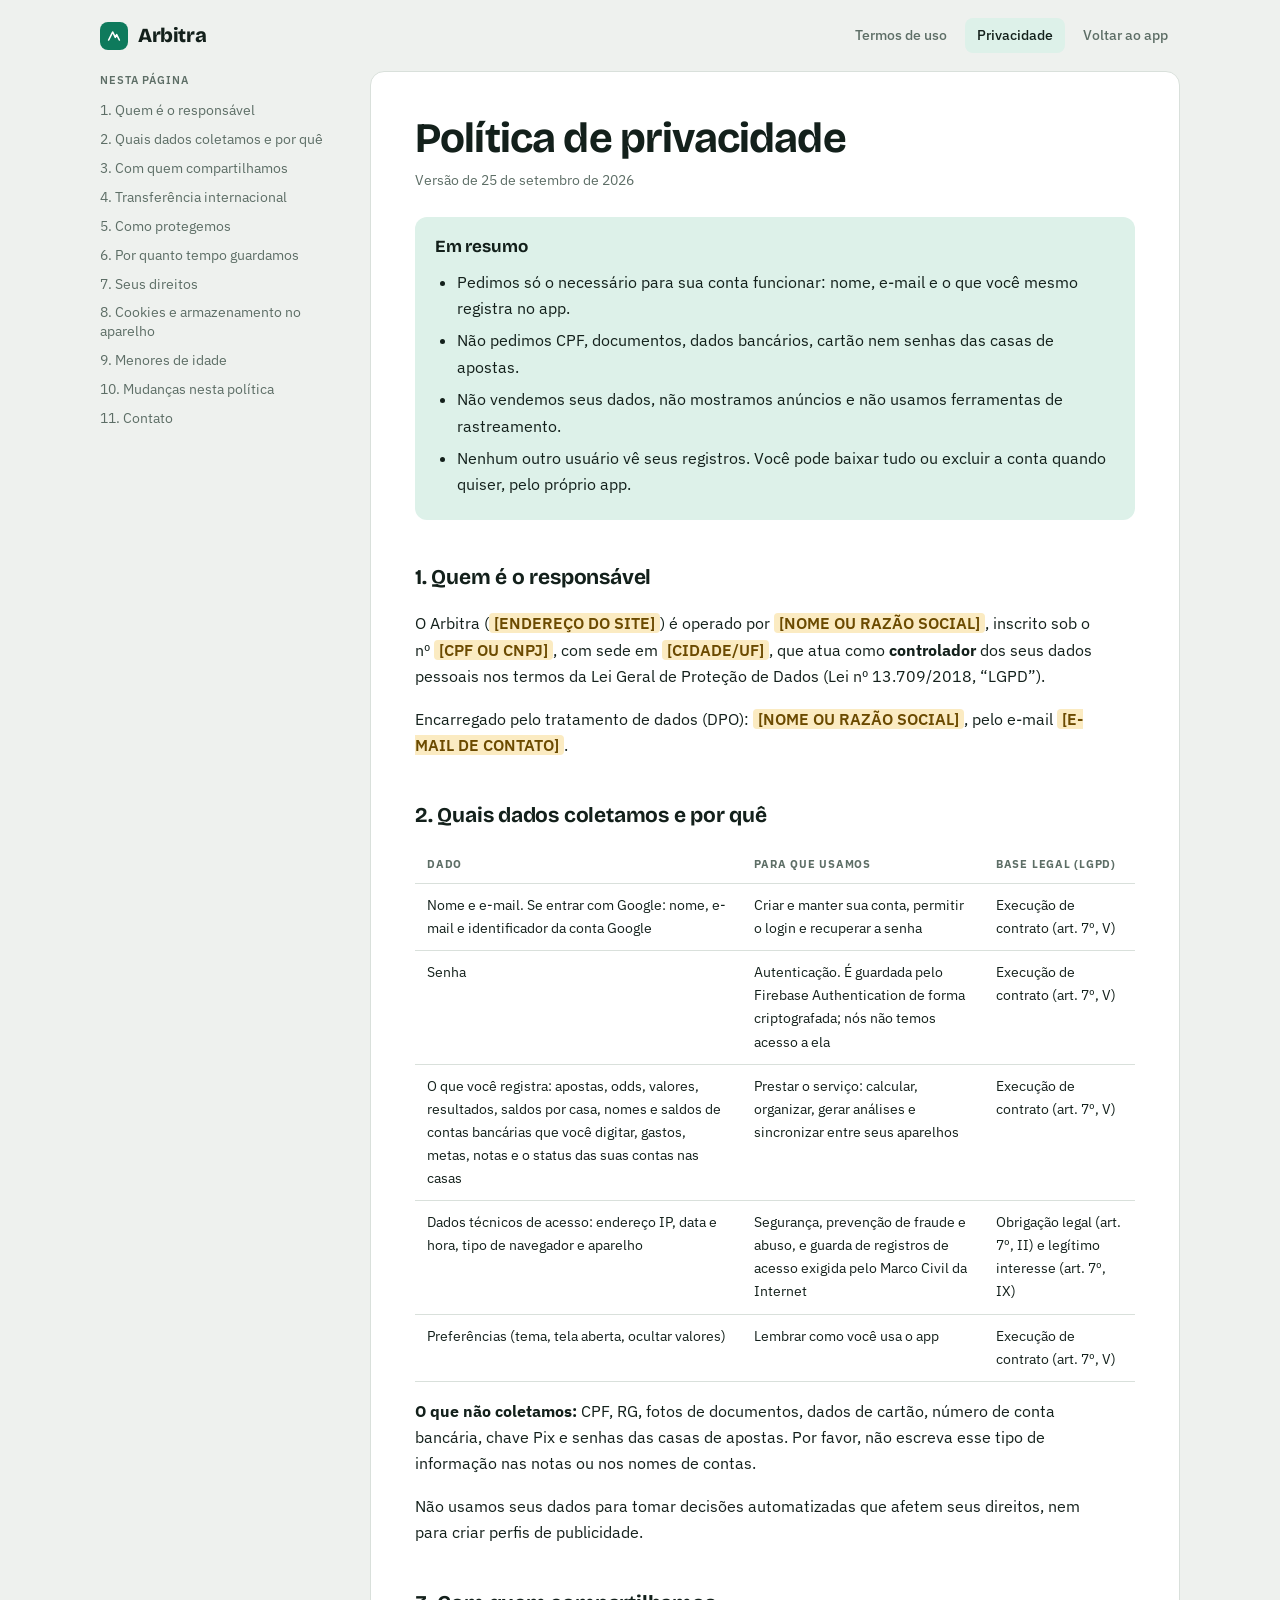
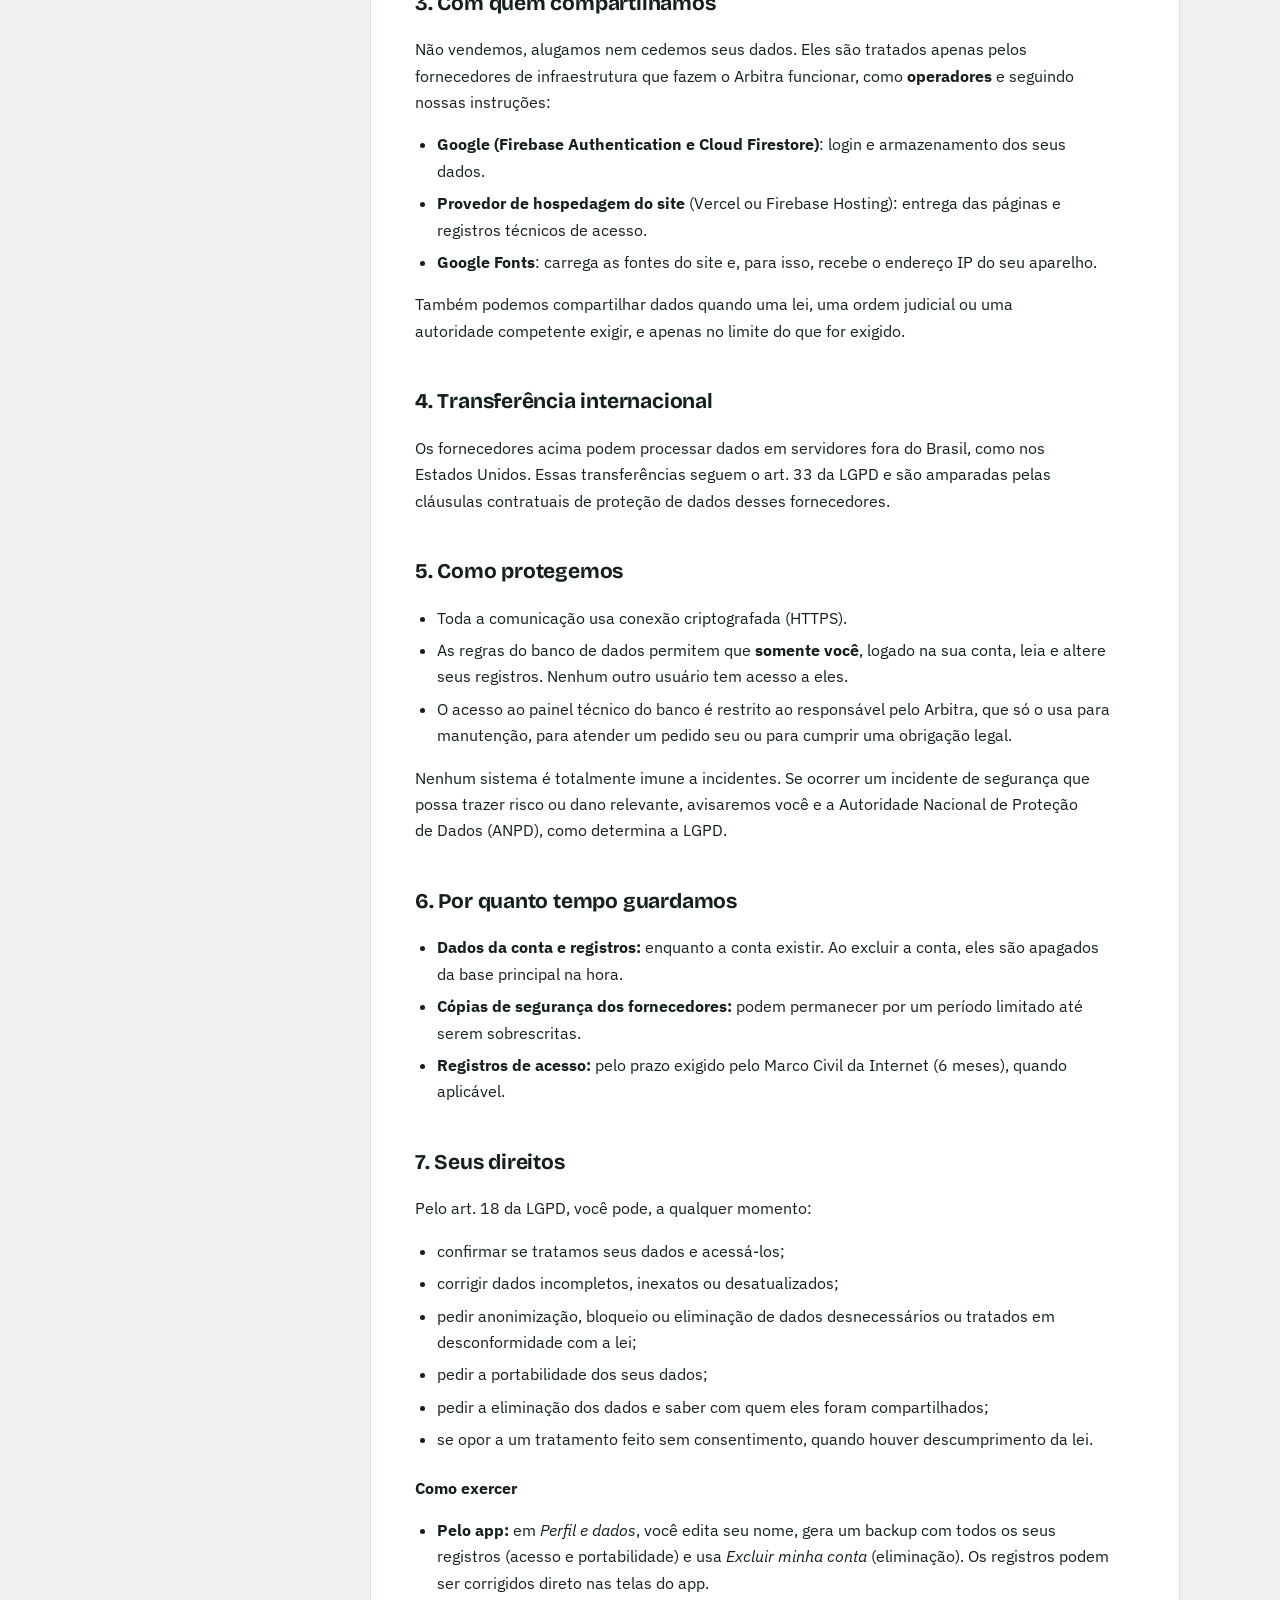
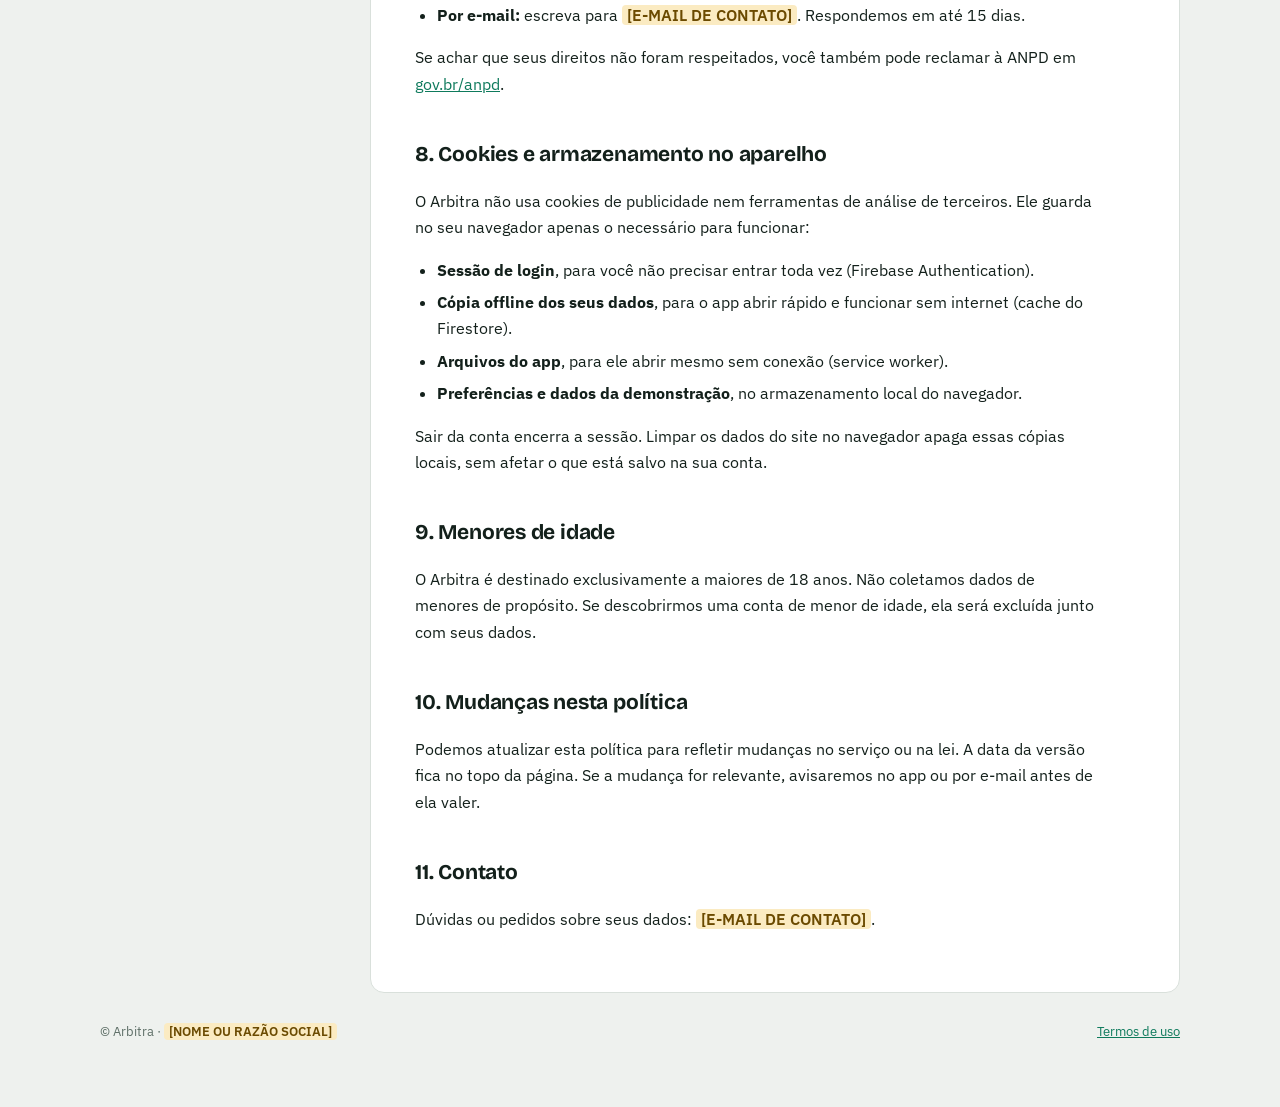
<file: privacidade.html>
<!doctype html>
<html lang="pt-BR">
<head>
<meta charset="utf-8">
<meta name="viewport" content="width=device-width, initial-scale=1">
<title>Política de privacidade · Arbitra</title>
<meta name="description" content="Como o Arbitra coleta, usa, guarda e protege seus dados pessoais, conforme a LGPD.">
<link rel="icon" type="image/png" href="icons/icon-192.png">
<link rel="preconnect" href="https://fonts.googleapis.com">
<link rel="preconnect" href="https://fonts.gstatic.com" crossorigin>
<link rel="stylesheet" href="https://fonts.googleapis.com/css2?family=Bricolage+Grotesque:opsz,wght@12..96,600;12..96,800&family=IBM+Plex+Sans:wght@400;500;600&display=swap">
<link rel="stylesheet" href="legal.css">
</head>
<body>
<header class="top">
  <a class="brand" href="./"><span class="mark"><svg width="16" height="16" viewBox="0 0 24 24" fill="none" stroke="var(--accent-ink)" stroke-width="2.4" stroke-linecap="round" stroke-linejoin="round" aria-hidden="true"><path d="M4 18 10 6l4 8 2-4 4 8"/></svg></span><b>Arbitra</b></a>
  <nav aria-label="Documentos"><a href="termos.html">Termos de uso</a><a href="privacidade.html" aria-current="page">Privacidade</a><a href="./">Voltar ao app</a></nav>
</header>

<div class="wrap">
  <nav class="toc" id="toc" aria-label="Seções"><span class="lbl">Nesta página</span></nav>
  <article>
    <h1>Política de privacidade</h1>
    <p class="meta">Versão de <span data-f="vigencia"></span></p>

    <div class="summary">
      <h2>Em resumo</h2>
      <ul>
        <li>Pedimos só o necessário para sua conta funcionar: nome, e-mail e o que você mesmo registra no app.</li>
        <li>Não pedimos CPF, documentos, dados bancários, cartão nem senhas das casas de apostas.</li>
        <li>Não vendemos seus dados, não mostramos anúncios e não usamos ferramentas de rastreamento.</li>
        <li>Nenhum outro usuário vê seus registros. Você pode baixar tudo ou excluir a conta quando quiser, pelo próprio app.</li>
      </ul>
    </div>

    <h2 id="quem">1. Quem é o responsável</h2>
    <p>O Arbitra (<span data-f="site"></span>) é operado por <span data-f="responsavel"></span>, inscrito sob o nº <span data-f="documento"></span>, com sede em <span data-f="cidade"></span>, que atua como <b>controlador</b> dos seus dados pessoais nos termos da Lei Geral de Proteção de Dados (Lei nº 13.709/2018, “LGPD”).</p>
    <p>Encarregado pelo tratamento de dados (DPO): <span data-f="responsavel"></span>, pelo e-mail <a data-f="email"></a>.</p>

    <h2 id="coleta">2. Quais dados coletamos e por quê</h2>
    <div class="tw"><table>
      <thead><tr><th>Dado</th><th>Para que usamos</th><th>Base legal (LGPD)</th></tr></thead>
      <tbody>
        <tr><td>Nome e e-mail. Se entrar com Google: nome, e-mail e identificador da conta Google</td><td>Criar e manter sua conta, permitir o login e recuperar a senha</td><td>Execução de contrato (art. 7º, V)</td></tr>
        <tr><td>Senha</td><td>Autenticação. É guardada pelo Firebase Authentication de forma criptografada; nós não temos acesso a ela</td><td>Execução de contrato (art. 7º, V)</td></tr>
        <tr><td>O que você registra: apostas, odds, valores, resultados, saldos por casa, nomes e saldos de contas bancárias que você digitar, gastos, metas, notas e o status das suas contas nas casas</td><td>Prestar o serviço: calcular, organizar, gerar análises e sincronizar entre seus aparelhos</td><td>Execução de contrato (art. 7º, V)</td></tr>
        <tr><td>Dados técnicos de acesso: endereço IP, data e hora, tipo de navegador e aparelho</td><td>Segurança, prevenção de fraude e abuso, e guarda de registros de acesso exigida pelo Marco Civil da Internet</td><td>Obrigação legal (art. 7º, II) e legítimo interesse (art. 7º, IX)</td></tr>
        <tr><td>Preferências (tema, tela aberta, ocultar valores)</td><td>Lembrar como você usa o app</td><td>Execução de contrato (art. 7º, V)</td></tr>
      </tbody>
    </table></div>
    <p><b>O que não coletamos:</b> CPF, RG, fotos de documentos, dados de cartão, número de conta bancária, chave Pix e senhas das casas de apostas. Por favor, não escreva esse tipo de informação nas notas ou nos nomes de contas.</p>
    <p>Não usamos seus dados para tomar decisões automatizadas que afetem seus direitos, nem para criar perfis de publicidade.</p>

    <h2 id="compartilhamento">3. Com quem compartilhamos</h2>
    <p>Não vendemos, alugamos nem cedemos seus dados. Eles são tratados apenas pelos fornecedores de infraestrutura que fazem o Arbitra funcionar, como <b>operadores</b> e seguindo nossas instruções:</p>
    <ul>
      <li><b>Google (Firebase Authentication e Cloud Firestore)</b>: login e armazenamento dos seus dados.</li>
      <li><b>Provedor de hospedagem do site</b> (Vercel ou Firebase Hosting): entrega das páginas e registros técnicos de acesso.</li>
      <li><b>Google Fonts</b>: carrega as fontes do site e, para isso, recebe o endereço IP do seu aparelho.</li>
    </ul>
    <p>Também podemos compartilhar dados quando uma lei, uma ordem judicial ou uma autoridade competente exigir, e apenas no limite do que for exigido.</p>

    <h2 id="internacional">4. Transferência internacional</h2>
    <p>Os fornecedores acima podem processar dados em servidores fora do Brasil, como nos Estados Unidos. Essas transferências seguem o art. 33 da LGPD e são amparadas pelas cláusulas contratuais de proteção de dados desses fornecedores.</p>

    <h2 id="seguranca">5. Como protegemos</h2>
    <ul>
      <li>Toda a comunicação usa conexão criptografada (HTTPS).</li>
      <li>As regras do banco de dados permitem que <b>somente você</b>, logado na sua conta, leia e altere seus registros. Nenhum outro usuário tem acesso a eles.</li>
      <li>O acesso ao painel técnico do banco é restrito ao responsável pelo Arbitra, que só o usa para manutenção, para atender um pedido seu ou para cumprir uma obrigação legal.</li>
    </ul>
    <p>Nenhum sistema é totalmente imune a incidentes. Se ocorrer um incidente de segurança que possa trazer risco ou dano relevante, avisaremos você e a Autoridade Nacional de Proteção de Dados (ANPD), como determina a LGPD.</p>

    <h2 id="retencao">6. Por quanto tempo guardamos</h2>
    <ul>
      <li><b>Dados da conta e registros:</b> enquanto a conta existir. Ao excluir a conta, eles são apagados da base principal na hora.</li>
      <li><b>Cópias de segurança dos fornecedores:</b> podem permanecer por um período limitado até serem sobrescritas.</li>
      <li><b>Registros de acesso:</b> pelo prazo exigido pelo Marco Civil da Internet (6 meses), quando aplicável.</li>
    </ul>

    <h2 id="direitos">7. Seus direitos</h2>
    <p>Pelo art. 18 da LGPD, você pode, a qualquer momento:</p>
    <ul>
      <li>confirmar se tratamos seus dados e acessá-los;</li>
      <li>corrigir dados incompletos, inexatos ou desatualizados;</li>
      <li>pedir anonimização, bloqueio ou eliminação de dados desnecessários ou tratados em desconformidade com a lei;</li>
      <li>pedir a portabilidade dos seus dados;</li>
      <li>pedir a eliminação dos dados e saber com quem eles foram compartilhados;</li>
      <li>se opor a um tratamento feito sem consentimento, quando houver descumprimento da lei.</li>
    </ul>
    <h3>Como exercer</h3>
    <ul>
      <li><b>Pelo app:</b> em <i>Perfil e dados</i>, você edita seu nome, gera um backup com todos os seus registros (acesso e portabilidade) e usa <i>Excluir minha conta</i> (eliminação). Os registros podem ser corrigidos direto nas telas do app.</li>
      <li><b>Por e-mail:</b> escreva para <a data-f="email"></a>. Respondemos em até 15 dias.</li>
    </ul>
    <p>Se achar que seus direitos não foram respeitados, você também pode reclamar à ANPD em <a href="https://www.gov.br/anpd" target="_blank" rel="noopener">gov.br/anpd</a>.</p>

    <h2 id="armazenamento">8. Cookies e armazenamento no aparelho</h2>
    <p>O Arbitra não usa cookies de publicidade nem ferramentas de análise de terceiros. Ele guarda no seu navegador apenas o necessário para funcionar:</p>
    <ul>
      <li><b>Sessão de login</b>, para você não precisar entrar toda vez (Firebase Authentication).</li>
      <li><b>Cópia offline dos seus dados</b>, para o app abrir rápido e funcionar sem internet (cache do Firestore).</li>
      <li><b>Arquivos do app</b>, para ele abrir mesmo sem conexão (service worker).</li>
      <li><b>Preferências e dados da demonstração</b>, no armazenamento local do navegador.</li>
    </ul>
    <p>Sair da conta encerra a sessão. Limpar os dados do site no navegador apaga essas cópias locais, sem afetar o que está salvo na sua conta.</p>

    <h2 id="menores">9. Menores de idade</h2>
    <p>O Arbitra é destinado exclusivamente a maiores de 18 anos. Não coletamos dados de menores de propósito. Se descobrirmos uma conta de menor de idade, ela será excluída junto com seus dados.</p>

    <h2 id="alteracoes">10. Mudanças nesta política</h2>
    <p>Podemos atualizar esta política para refletir mudanças no serviço ou na lei. A data da versão fica no topo da página. Se a mudança for relevante, avisaremos no app ou por e-mail antes de ela valer.</p>

    <h2 id="contato">11. Contato</h2>
    <p>Dúvidas ou pedidos sobre seus dados: <a data-f="email"></a>.</p>
  </article>
</div>
<footer class="foot"><span>© Arbitra · <span data-f="responsavel"></span></span><span><a href="termos.html">Termos de uso</a></span></footer>
<script src="legal-config.js"></script>
<script src="legal.js"></script>
</body>
</html>
</file>
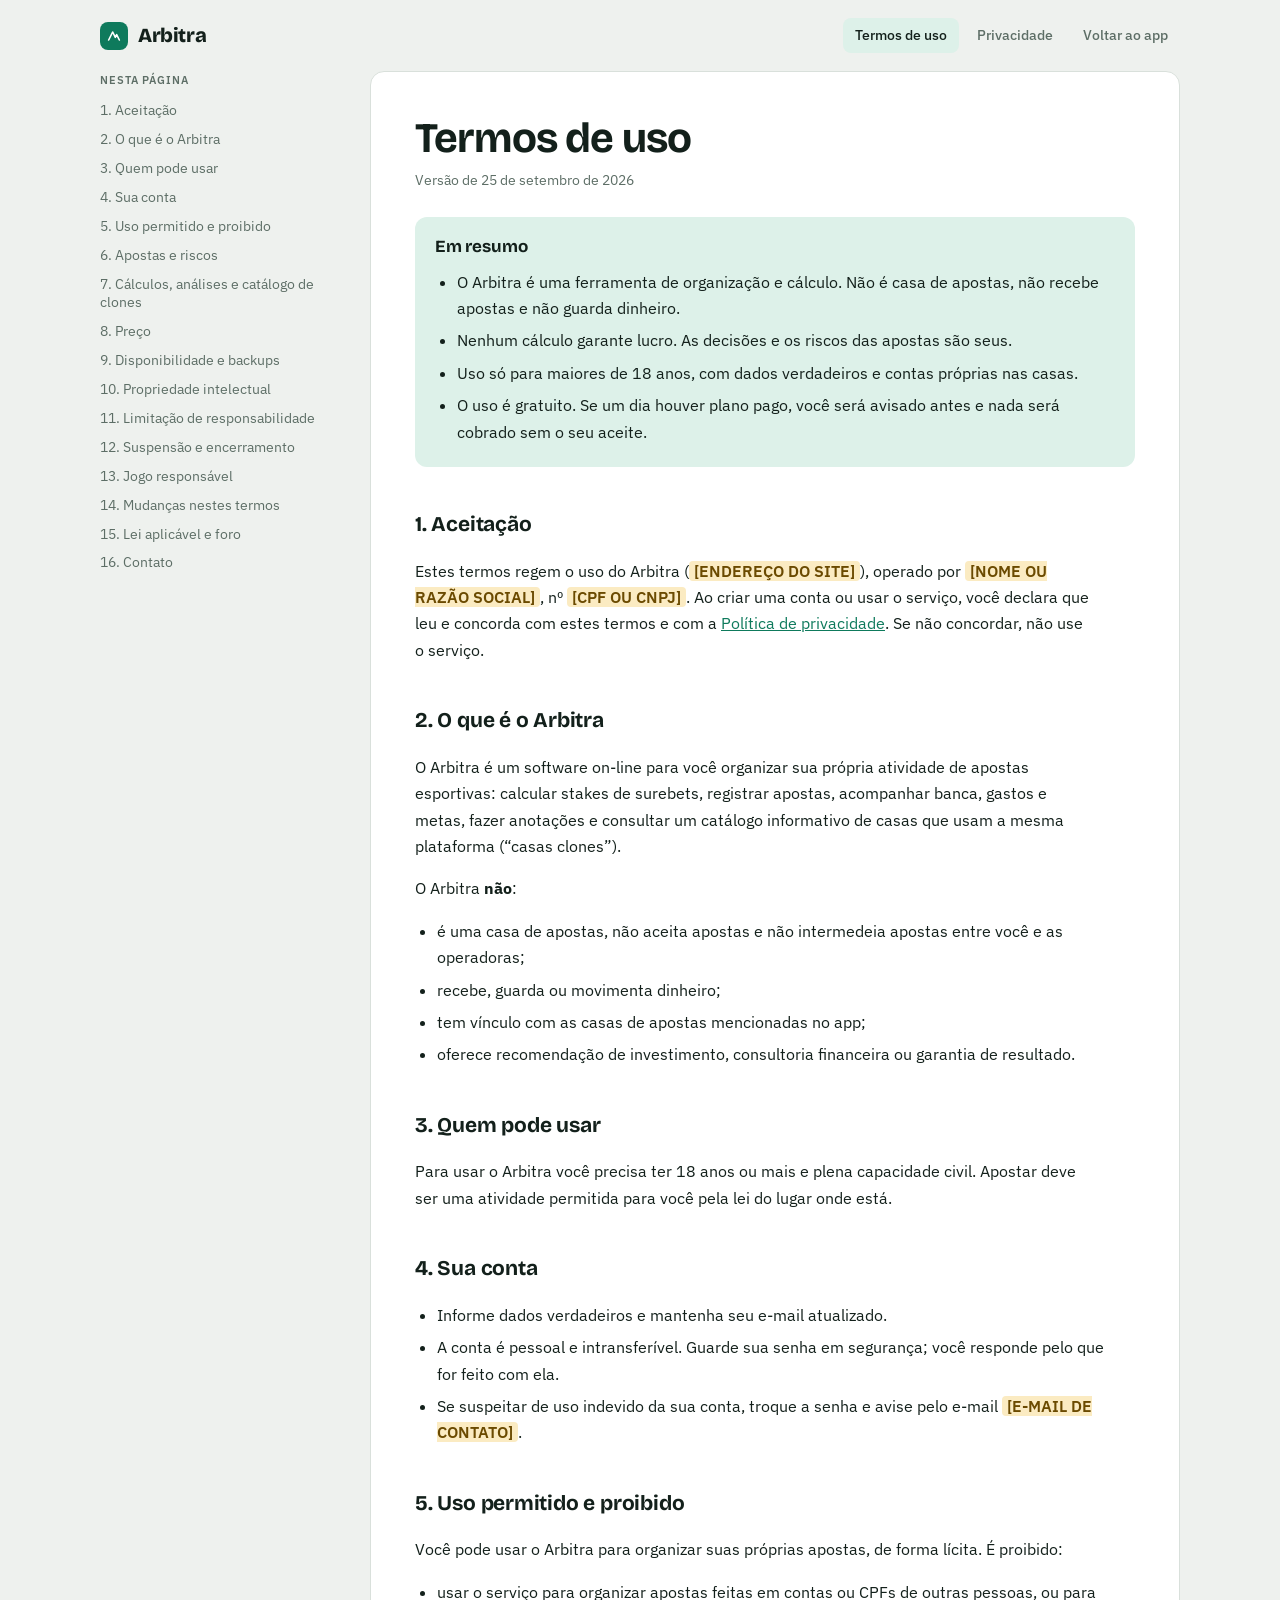
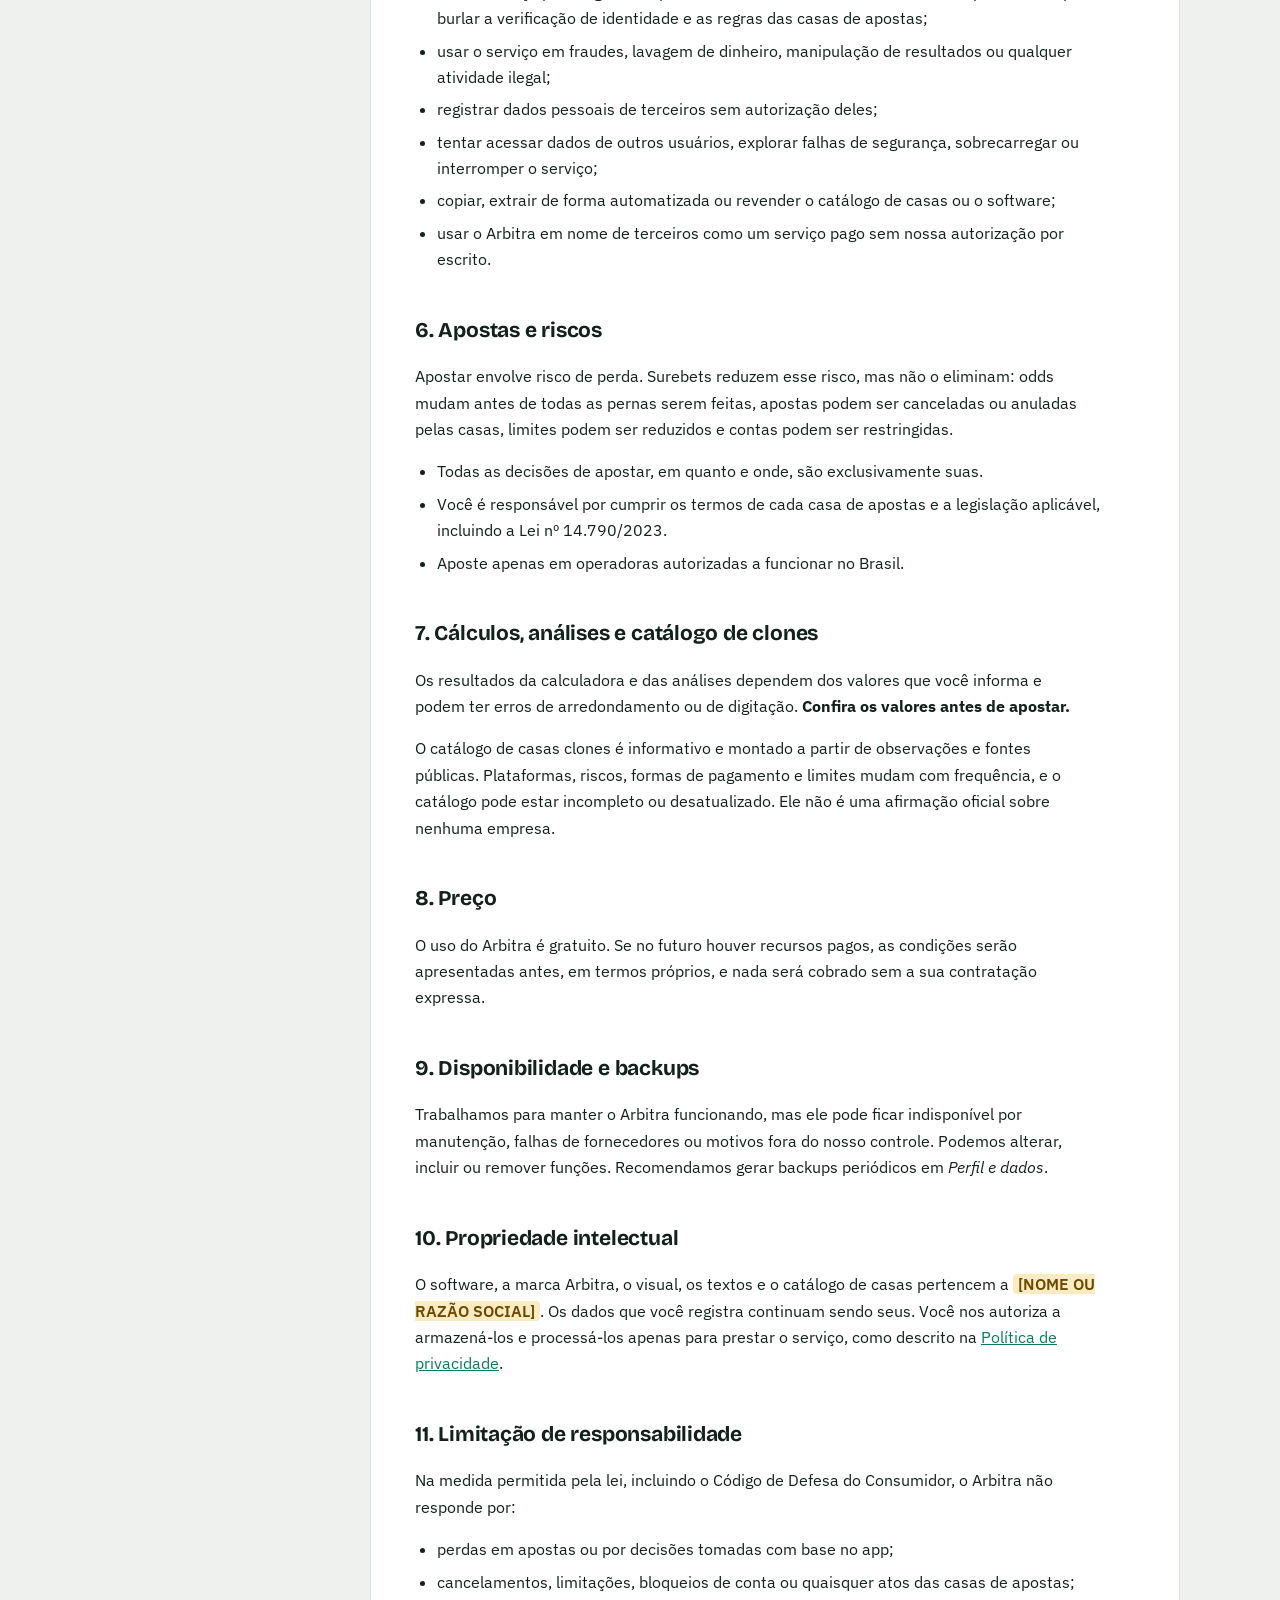
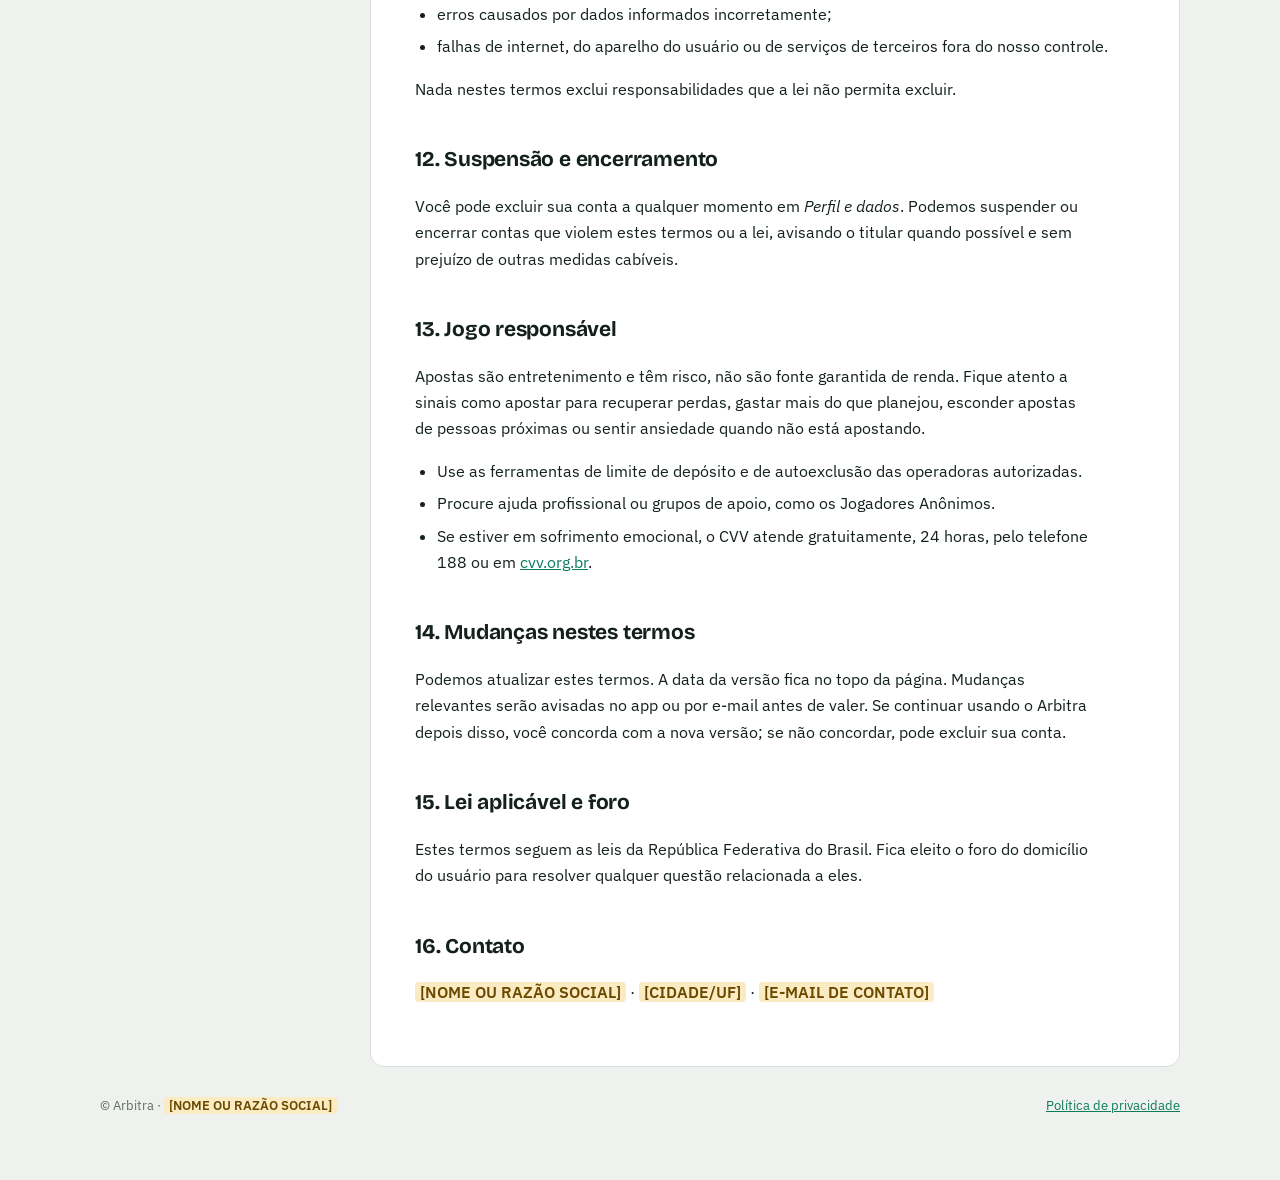
<file: termos.html>
<!doctype html>
<html lang="pt-BR">
<head>
<meta charset="utf-8">
<meta name="viewport" content="width=device-width, initial-scale=1">
<title>Termos de uso · Arbitra</title>
<meta name="description" content="Regras de uso do Arbitra: o que o serviço faz, responsabilidades e limites.">
<link rel="icon" type="image/png" href="icons/icon-192.png">
<link rel="preconnect" href="https://fonts.googleapis.com">
<link rel="preconnect" href="https://fonts.gstatic.com" crossorigin>
<link rel="stylesheet" href="https://fonts.googleapis.com/css2?family=Bricolage+Grotesque:opsz,wght@12..96,600;12..96,800&family=IBM+Plex+Sans:wght@400;500;600&display=swap">
<link rel="stylesheet" href="legal.css">
</head>
<body>
<header class="top">
  <a class="brand" href="./"><span class="mark"><svg width="16" height="16" viewBox="0 0 24 24" fill="none" stroke="var(--accent-ink)" stroke-width="2.4" stroke-linecap="round" stroke-linejoin="round" aria-hidden="true"><path d="M4 18 10 6l4 8 2-4 4 8"/></svg></span><b>Arbitra</b></a>
  <nav aria-label="Documentos"><a href="termos.html" aria-current="page">Termos de uso</a><a href="privacidade.html">Privacidade</a><a href="./">Voltar ao app</a></nav>
</header>

<div class="wrap">
  <nav class="toc" id="toc" aria-label="Seções"><span class="lbl">Nesta página</span></nav>
  <article>
    <h1>Termos de uso</h1>
    <p class="meta">Versão de <span data-f="vigencia"></span></p>

    <div class="summary">
      <h2>Em resumo</h2>
      <ul>
        <li>O Arbitra é uma ferramenta de organização e cálculo. Não é casa de apostas, não recebe apostas e não guarda dinheiro.</li>
        <li>Nenhum cálculo garante lucro. As decisões e os riscos das apostas são seus.</li>
        <li>Uso só para maiores de 18 anos, com dados verdadeiros e contas próprias nas casas.</li>
        <li>O uso é gratuito. Se um dia houver plano pago, você será avisado antes e nada será cobrado sem o seu aceite.</li>
      </ul>
    </div>

    <h2 id="aceite">1. Aceitação</h2>
    <p>Estes termos regem o uso do Arbitra (<span data-f="site"></span>), operado por <span data-f="responsavel"></span>, nº <span data-f="documento"></span>. Ao criar uma conta ou usar o serviço, você declara que leu e concorda com estes termos e com a <a href="privacidade.html">Política de privacidade</a>. Se não concordar, não use o serviço.</p>

    <h2 id="servico">2. O que é o Arbitra</h2>
    <p>O Arbitra é um software on-line para você organizar sua própria atividade de apostas esportivas: calcular stakes de surebets, registrar apostas, acompanhar banca, gastos e metas, fazer anotações e consultar um catálogo informativo de casas que usam a mesma plataforma (“casas clones”).</p>
    <p>O Arbitra <b>não</b>:</p>
    <ul>
      <li>é uma casa de apostas, não aceita apostas e não intermedeia apostas entre você e as operadoras;</li>
      <li>recebe, guarda ou movimenta dinheiro;</li>
      <li>tem vínculo com as casas de apostas mencionadas no app;</li>
      <li>oferece recomendação de investimento, consultoria financeira ou garantia de resultado.</li>
    </ul>

    <h2 id="quem-pode">3. Quem pode usar</h2>
    <p>Para usar o Arbitra você precisa ter 18 anos ou mais e plena capacidade civil. Apostar deve ser uma atividade permitida para você pela lei do lugar onde está.</p>

    <h2 id="conta">4. Sua conta</h2>
    <ul>
      <li>Informe dados verdadeiros e mantenha seu e-mail atualizado.</li>
      <li>A conta é pessoal e intransferível. Guarde sua senha em segurança; você responde pelo que for feito com ela.</li>
      <li>Se suspeitar de uso indevido da sua conta, troque a senha e avise pelo e-mail <a data-f="email"></a>.</li>
    </ul>

    <h2 id="uso">5. Uso permitido e proibido</h2>
    <p>Você pode usar o Arbitra para organizar suas próprias apostas, de forma lícita. É proibido:</p>
    <ul>
      <li>usar o serviço para organizar apostas feitas em contas ou CPFs de outras pessoas, ou para burlar a verificação de identidade e as regras das casas de apostas;</li>
      <li>usar o serviço em fraudes, lavagem de dinheiro, manipulação de resultados ou qualquer atividade ilegal;</li>
      <li>registrar dados pessoais de terceiros sem autorização deles;</li>
      <li>tentar acessar dados de outros usuários, explorar falhas de segurança, sobrecarregar ou interromper o serviço;</li>
      <li>copiar, extrair de forma automatizada ou revender o catálogo de casas ou o software;</li>
      <li>usar o Arbitra em nome de terceiros como um serviço pago sem nossa autorização por escrito.</li>
    </ul>

    <h2 id="riscos">6. Apostas e riscos</h2>
    <p>Apostar envolve risco de perda. Surebets reduzem esse risco, mas não o eliminam: odds mudam antes de todas as pernas serem feitas, apostas podem ser canceladas ou anuladas pelas casas, limites podem ser reduzidos e contas podem ser restringidas.</p>
    <ul>
      <li>Todas as decisões de apostar, em quanto e onde, são exclusivamente suas.</li>
      <li>Você é responsável por cumprir os termos de cada casa de apostas e a legislação aplicável, incluindo a Lei nº 14.790/2023.</li>
      <li>Aposte apenas em operadoras autorizadas a funcionar no Brasil.</li>
    </ul>

    <h2 id="informacoes">7. Cálculos, análises e catálogo de clones</h2>
    <p>Os resultados da calculadora e das análises dependem dos valores que você informa e podem ter erros de arredondamento ou de digitação. <b>Confira os valores antes de apostar.</b></p>
    <p>O catálogo de casas clones é informativo e montado a partir de observações e fontes públicas. Plataformas, riscos, formas de pagamento e limites mudam com frequência, e o catálogo pode estar incompleto ou desatualizado. Ele não é uma afirmação oficial sobre nenhuma empresa.</p>

    <h2 id="preco">8. Preço</h2>
    <p>O uso do Arbitra é gratuito. Se no futuro houver recursos pagos, as condições serão apresentadas antes, em termos próprios, e nada será cobrado sem a sua contratação expressa.</p>

    <h2 id="disponibilidade">9. Disponibilidade e backups</h2>
    <p>Trabalhamos para manter o Arbitra funcionando, mas ele pode ficar indisponível por manutenção, falhas de fornecedores ou motivos fora do nosso controle. Podemos alterar, incluir ou remover funções. Recomendamos gerar backups periódicos em <i>Perfil e dados</i>.</p>

    <h2 id="propriedade">10. Propriedade intelectual</h2>
    <p>O software, a marca Arbitra, o visual, os textos e o catálogo de casas pertencem a <span data-f="responsavel"></span>. Os dados que você registra continuam sendo seus. Você nos autoriza a armazená-los e processá-los apenas para prestar o serviço, como descrito na <a href="privacidade.html">Política de privacidade</a>.</p>

    <h2 id="responsabilidade">11. Limitação de responsabilidade</h2>
    <p>Na medida permitida pela lei, incluindo o Código de Defesa do Consumidor, o Arbitra não responde por:</p>
    <ul>
      <li>perdas em apostas ou por decisões tomadas com base no app;</li>
      <li>cancelamentos, limitações, bloqueios de conta ou quaisquer atos das casas de apostas;</li>
      <li>erros causados por dados informados incorretamente;</li>
      <li>falhas de internet, do aparelho do usuário ou de serviços de terceiros fora do nosso controle.</li>
    </ul>
    <p>Nada nestes termos exclui responsabilidades que a lei não permita excluir.</p>

    <h2 id="encerramento">12. Suspensão e encerramento</h2>
    <p>Você pode excluir sua conta a qualquer momento em <i>Perfil e dados</i>. Podemos suspender ou encerrar contas que violem estes termos ou a lei, avisando o titular quando possível e sem prejuízo de outras medidas cabíveis.</p>

    <h2 id="jogo-responsavel">13. Jogo responsável</h2>
    <p>Apostas são entretenimento e têm risco, não são fonte garantida de renda. Fique atento a sinais como apostar para recuperar perdas, gastar mais do que planejou, esconder apostas de pessoas próximas ou sentir ansiedade quando não está apostando.</p>
    <ul>
      <li>Use as ferramentas de limite de depósito e de autoexclusão das operadoras autorizadas.</li>
      <li>Procure ajuda profissional ou grupos de apoio, como os Jogadores Anônimos.</li>
      <li>Se estiver em sofrimento emocional, o CVV atende gratuitamente, 24 horas, pelo telefone 188 ou em <a href="https://cvv.org.br" target="_blank" rel="noopener">cvv.org.br</a>.</li>
    </ul>

    <h2 id="alteracoes">14. Mudanças nestes termos</h2>
    <p>Podemos atualizar estes termos. A data da versão fica no topo da página. Mudanças relevantes serão avisadas no app ou por e-mail antes de valer. Se continuar usando o Arbitra depois disso, você concorda com a nova versão; se não concordar, pode excluir sua conta.</p>

    <h2 id="lei">15. Lei aplicável e foro</h2>
    <p>Estes termos seguem as leis da República Federativa do Brasil. Fica eleito o foro do domicílio do usuário para resolver qualquer questão relacionada a eles.</p>

    <h2 id="contato">16. Contato</h2>
    <p><span data-f="responsavel"></span> · <span data-f="cidade"></span> · <a data-f="email"></a></p>
  </article>
</div>
<footer class="foot"><span>© Arbitra · <span data-f="responsavel"></span></span><span><a href="privacidade.html">Política de privacidade</a></span></footer>
<script src="legal-config.js"></script>
<script src="legal.js"></script>
</body>
</html>
</file>
<file: legal.css>
:root{
  --bg:#EEF1EE;--surface:#FFFFFF;--surface2:#F5F7F4;--ink:#13201B;--muted:#5D6E66;--line:#D9E0DB;
  --accent:#0E7A5C;--accent-ink:#FFFFFF;--accent-soft:#DDF1E9;--mark:#FBEBC2;--mark-ink:#6B4A00;
  --display:"Bricolage Grotesque","Segoe UI",system-ui,sans-serif;
  --body:"IBM Plex Sans","Segoe UI",system-ui,sans-serif;
}
@media (prefers-color-scheme:dark){:root{
  color-scheme:dark;--bg:#0B1210;--surface:#111B18;--surface2:#16221E;--ink:#E6EEEA;--muted:#8FA39A;--line:#22312C;
  --accent:#3CCB98;--accent-ink:#05231A;--accent-soft:#133A2E;--mark:#4A3A12;--mark-ink:#F5D98A;
}}
*{box-sizing:border-box}
html{scroll-behavior:smooth}
@media (prefers-reduced-motion:reduce){html{scroll-behavior:auto}}
body{margin:0;background:var(--bg);color:var(--ink);font:16px/1.65 var(--body);padding-inline:16px;padding-block:0 64px}
a{color:var(--accent)}
:focus-visible{outline:2px solid var(--accent);outline-offset:2px}
.top{max-width:1080px;margin:0 auto;display:flex;justify-content:space-between;align-items:center;gap:12px;padding-block:18px;flex-wrap:wrap}
.brand{display:flex;align-items:center;gap:10px;text-decoration:none;color:var(--ink)}
.brand b{font-family:var(--display);font-size:20px;font-weight:800;letter-spacing:-.02em}
.mark{width:28px;height:28px;border-radius:8px;background:var(--accent);display:grid;place-items:center}
.top nav{display:flex;gap:6px;flex-wrap:wrap}
.top nav a{text-decoration:none;color:var(--muted);padding:6px 12px;border-radius:8px;font-size:14px;font-weight:500}
.top nav a[aria-current="page"]{background:var(--accent-soft);color:var(--ink)}
.wrap{max-width:1080px;margin:0 auto;display:grid;grid-template-columns:230px minmax(0,1fr);gap:40px;align-items:start}
.toc{position:sticky;top:16px;font-size:14px;display:flex;flex-direction:column;gap:2px}
.toc .lbl{font-size:11px;text-transform:uppercase;letter-spacing:.08em;color:var(--muted);font-weight:600;margin-bottom:6px}
.toc a{text-decoration:none;color:var(--muted);padding:4px 0;line-height:1.35}
.toc a:hover{color:var(--ink)}
article{background:var(--surface);border:1px solid var(--line);border-radius:14px;padding:clamp(20px,4vw,44px);min-width:0}
h1{font-family:var(--display);font-size:clamp(30px,4.5vw,42px);line-height:1.08;letter-spacing:-.02em;margin:0 0 8px;text-wrap:balance}
h2{font-family:var(--display);font-size:21px;letter-spacing:-.01em;margin:40px 0 10px;scroll-margin-top:16px;text-wrap:balance}
h3{font-size:16px;margin:22px 0 6px}
p,li{max-width:68ch}
ul,ol{padding-left:22px}
li{margin-bottom:6px}
.meta{color:var(--muted);font-size:14px;margin:0}
.summary{background:var(--accent-soft);border-radius:12px;padding:16px 20px;margin:24px 0 8px}
.summary h2{margin:0 0 8px;font-size:17px}
.summary ul{margin:0}
.tw{overflow-x:auto;margin:12px 0}
table{border-collapse:collapse;width:100%;font-size:14px;min-width:520px}
th,td{text-align:left;vertical-align:top;padding:10px 12px;border-bottom:1px solid var(--line)}
th{font-size:11px;text-transform:uppercase;letter-spacing:.07em;color:var(--muted)}
code{background:var(--surface2);padding:1px 5px;border-radius:4px;font-size:14px}
.ph{background:var(--mark);color:var(--mark-ink);padding:0 5px;border-radius:4px;font-weight:600}
.foot{max-width:1080px;margin:28px auto 0;color:var(--muted);font-size:13px;display:flex;justify-content:space-between;gap:12px;flex-wrap:wrap}
@media (max-width:820px){.wrap{grid-template-columns:1fr}.toc{display:none}}
</file>
